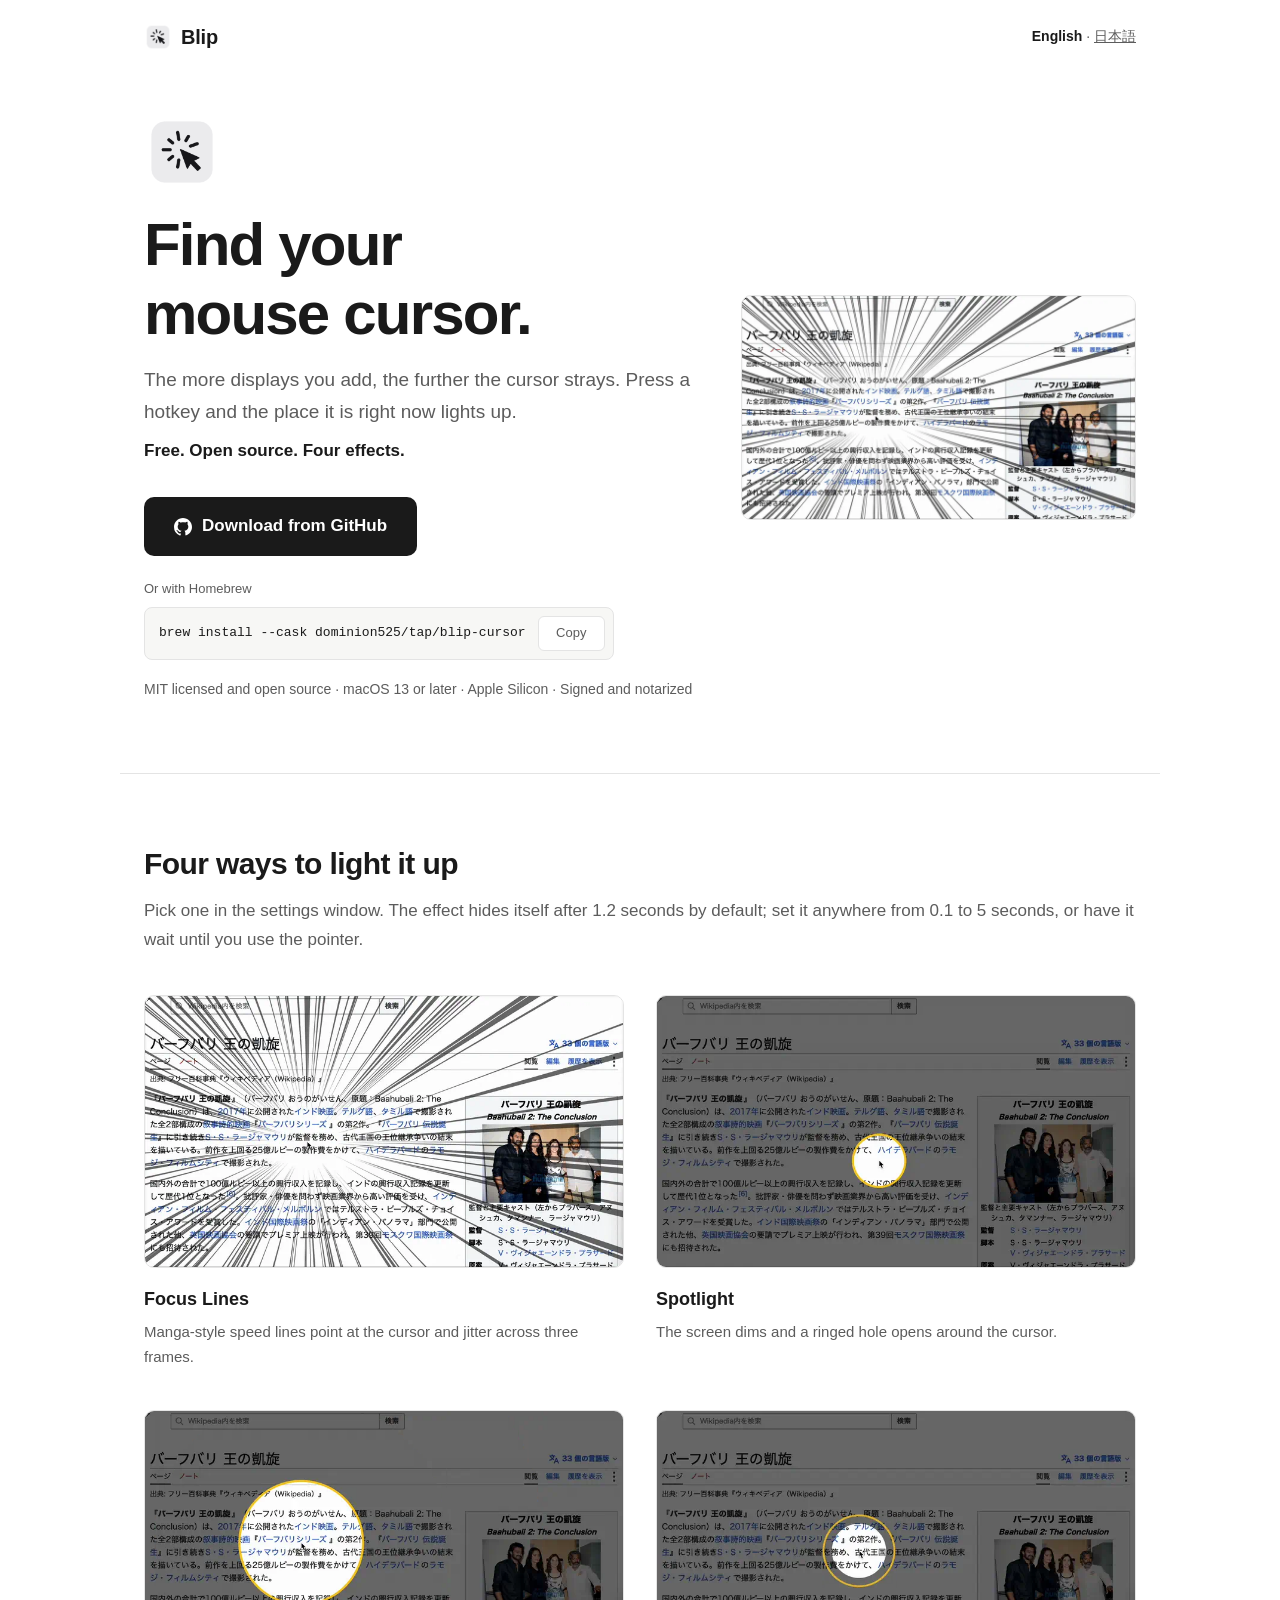
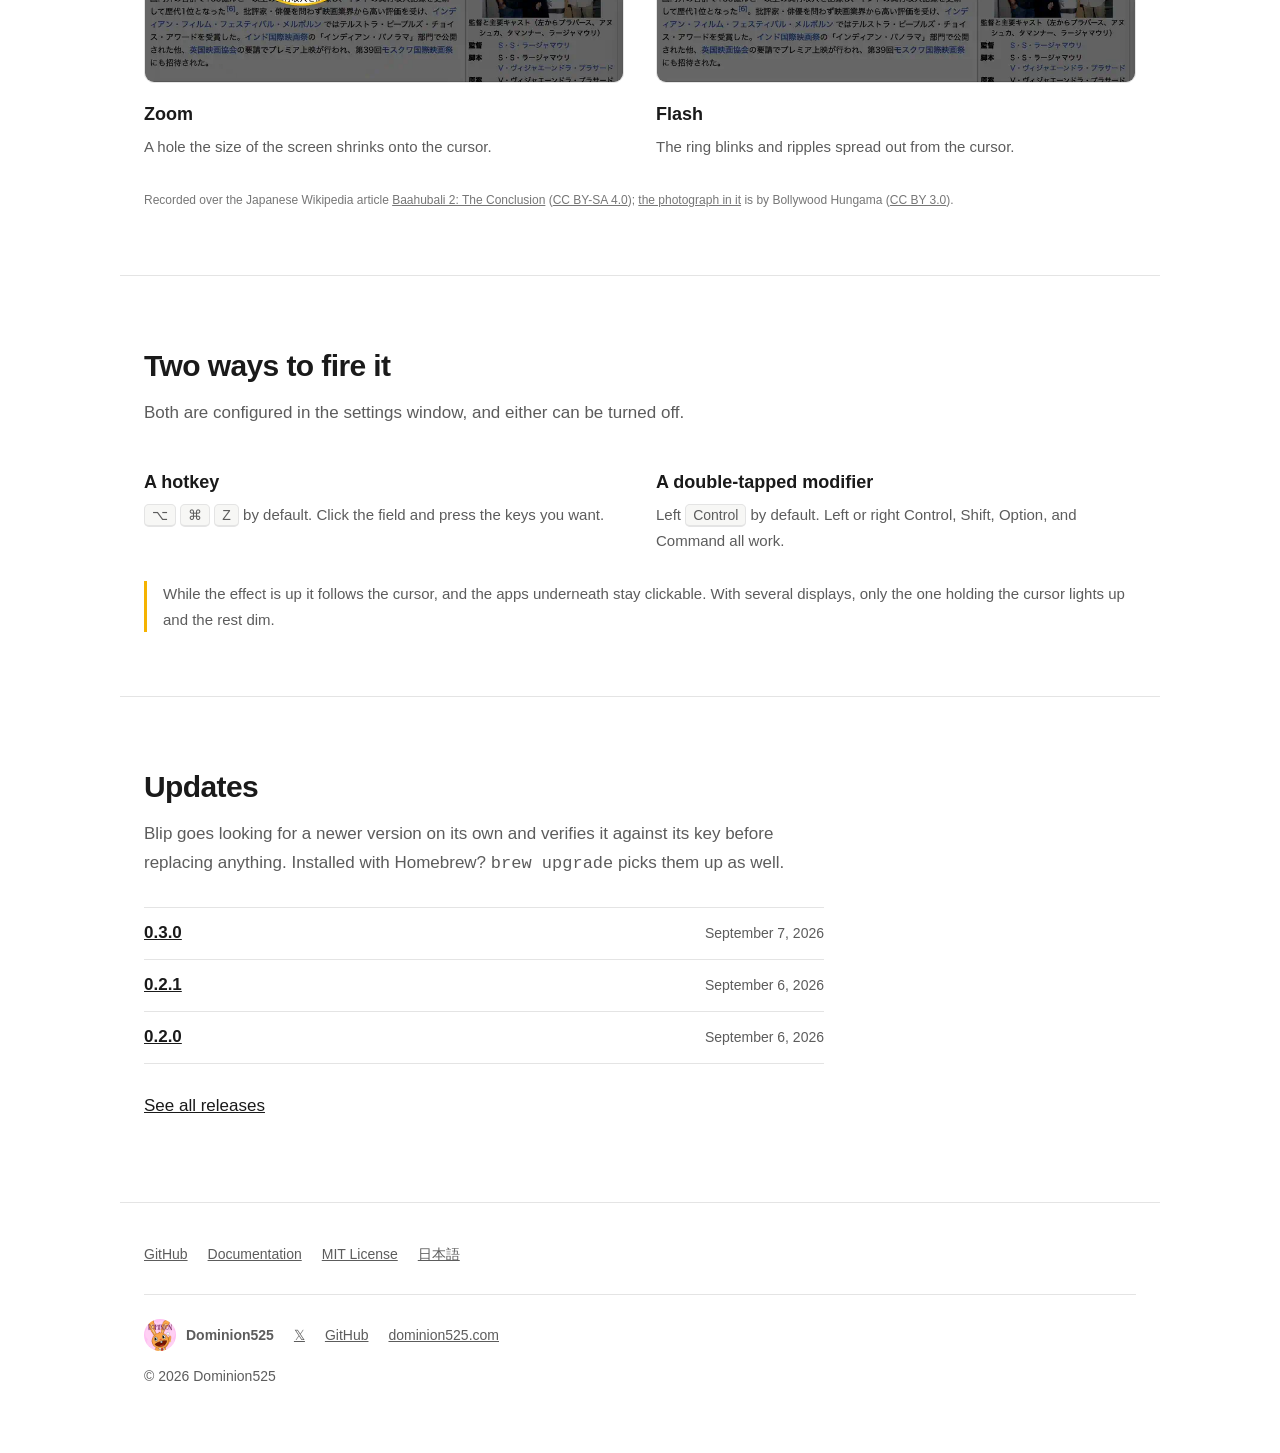
<file: index.html>
<!doctype html>
<html lang="en">
  <head>
    <meta charset="utf-8" />
    <meta name="viewport" content="width=device-width, initial-scale=1" />
    <title>Blip for macOS — Find your mouse cursor</title>
    <meta
      name="description"
      content="A menu bar utility for macOS that highlights the cursor when you lose it on a multi-display setup. Free and open source."
    />
    <link rel="canonical" href="https://blip.dominion525.com/" />
    <link rel="alternate" hreflang="en" href="https://blip.dominion525.com/" />
    <link
      rel="alternate"
      hreflang="ja"
      href="https://blip.dominion525.com/ja/"
    />
    <link
      rel="alternate"
      hreflang="x-default"
      href="https://blip.dominion525.com/"
    />
    <meta property="og:type" content="website" />
    <meta property="og:site_name" content="Blip" />
    <meta property="og:locale" content="en_US" />
    <meta property="og:locale:alternate" content="ja_JP" />
    <meta property="og:url" content="https://blip.dominion525.com/" />
    <meta property="og:title" content="Blip for macOS — Find your mouse cursor" />
    <meta
      property="og:description"
      content="A menu bar utility for macOS that highlights the cursor when you lose it on a multi-display setup. Free and open source."
    />
    <meta
      property="og:image"
      content="https://blip.dominion525.com/assets/ogp-en.png"
    />
    <meta property="og:image:width" content="1200" />
    <meta property="og:image:height" content="630" />
    <meta
      property="og:image:alt"
      content="Blip — Find your mouse cursor. macOS, free, open source."
    />
    <meta name="twitter:card" content="summary_large_image" />
    <meta name="twitter:site" content="@dominion525" />
    <link rel="icon" href="/assets/icon.png" />
    <link rel="stylesheet" href="/style.css" />
    <script type="application/ld+json">
      {
        "@context": "https://schema.org",
        "@type": "SoftwareApplication",
        "name": "Blip",
        "description": "A menu bar utility for macOS that highlights the cursor when you lose it on a multi-display setup.",
        "url": "https://blip.dominion525.com/",
        "inLanguage": "en",
        "applicationCategory": "UtilitiesApplication",
        "operatingSystem": "macOS 13 or later",
        "processorRequirements": "Apple Silicon",
        "downloadUrl": "https://github.com/dominion525/blip/releases/latest",
        "softwareHelp": "https://github.com/dominion525/blip/blob/main/README.md",
        "image": "https://blip.dominion525.com/assets/ogp-en.png",
        "isAccessibleForFree": true,
        "license": "https://opensource.org/license/mit",
        "offers": {
          "@type": "Offer",
          "price": "0",
          "priceCurrency": "USD"
        },
        "author": {
          "@type": "Person",
          "name": "Dominion525",
          "url": "https://dominion525.com/"
        }
      }
    </script>
  </head>
  <body>
    <header class="site-header wrap">
      <a class="site-name" href="/">
        <img src="/assets/icon.png" width="512" height="512" alt="" />
        Blip
      </a>
      <nav class="lang">
        <span aria-current="page">English</span> ·
        <a href="/ja/" hreflang="ja">日本語</a>
      </nav>
    </header>

    <main>
      <div class="hero wrap">
        <div class="hero-text">
          <img
            class="hero-icon"
            src="/assets/icon.png"
            width="512"
            height="512"
            alt="The Blip icon"
          />
          <h1>Find your mouse cursor.</h1>
          <p class="lead">
            The more displays you add, the further the cursor strays. Press a
            hotkey and the place it is right now lights up.
          </p>
          <p class="stance">Free. Open source. Four effects.</p>

          <div class="install">
            <a
              class="download"
              href="https://github.com/dominion525/blip/releases/latest"
            >
              <svg viewBox="0 0 16 16" aria-hidden="true" fill="currentColor">
                <path
                  d="M6.766 11.328c-2.063-.25-3.516-1.734-3.516-3.656 0-.781.281-1.625.75-2.188-.203-.515-.172-1.609.063-2.062.625-.078 1.468.25 1.968.703.594-.187 1.219-.281 1.985-.281.765 0 1.39.094 1.953.265.484-.437 1.344-.765 1.969-.687.218.422.25 1.515.046 2.047.5.593.766 1.39.766 2.203 0 1.922-1.453 3.375-3.547 3.64.531.344.89 1.094.89 1.954v1.625c0 .468.391.734.86.547C13.781 14.359 16 11.53 16 8.03 16 3.61 12.406 0 7.984 0 3.563 0 0 3.61 0 8.031a7.88 7.88 0 0 0 5.172 7.422c.422.156.828-.125.828-.547v-1.25c-.219.094-.5.156-.75.156-1.031 0-1.64-.562-2.078-1.609-.172-.422-.36-.672-.719-.719-.187-.015-.25-.093-.25-.187 0-.188.313-.328.625-.328.453 0 .844.281 1.25.86.313.452.64.655 1.031.655s.641-.14 1-.5c.266-.265.47-.5.657-.656"
                />
              </svg>
              Download from GitHub
            </a>
            <div class="brew">
              <span class="brew-label">Or with Homebrew</span>
              <div class="cmd">
                <code id="brew-command"
                  >brew install --cask dominion525/tap/blip-cursor</code
                >
                <button class="copy" type="button" data-copy="#brew-command">
                  <span class="copy-idle">Copy</span>
                  <span class="copy-done">Copied</span>
                </button>
              </div>
            </div>
          </div>

          <p class="meta">
            MIT licensed and open source · macOS 13 or later · Apple Silicon ·
            Signed and notarized
          </p>
        </div>

        <img
          class="shot"
          src="/assets/blip-focus-lines.webp"
          width="800"
          height="454"
          alt="Speed lines converge on the mouse cursor over a web page"
        />
      </div>

      <section class="wrap">
        <h2>Four ways to light it up</h2>
        <p class="sub">
          Pick one in the settings window. The effect hides itself after 1.2
          seconds by default; set it anywhere from 0.1 to 5 seconds, or have it
          wait until you use the pointer.
        </p>

        <ul class="effects">
          <li>
            <img
              class="shot"
              src="/assets/blip-focus-lines.webp"
              width="800"
              height="454"
              loading="lazy"
              alt="Speed lines converge on the cursor"
            />
            <h3>Focus Lines</h3>
            <p>
              Manga-style speed lines point at the cursor and jitter across
              three frames.
            </p>
          </li>
          <li>
            <img
              class="shot"
              src="/assets/blip-spotlight.webp"
              width="800"
              height="454"
              loading="lazy"
              alt="The screen dims and a ringed hole opens around the cursor"
            />
            <h3>Spotlight</h3>
            <p>The screen dims and a ringed hole opens around the cursor.</p>
          </li>
          <li>
            <img
              class="shot"
              src="/assets/blip-zoom.webp"
              width="800"
              height="454"
              loading="lazy"
              alt="A hole the size of the screen shrinks onto the cursor"
            />
            <h3>Zoom</h3>
            <p>A hole the size of the screen shrinks onto the cursor.</p>
          </li>
          <li>
            <img
              class="shot"
              src="/assets/blip-flash.webp"
              width="800"
              height="454"
              loading="lazy"
              alt="A ring blinks and ripples spread out from the cursor"
            />
            <h3>Flash</h3>
            <p>The ring blinks and ripples spread out from the cursor.</p>
          </li>
        </ul>

        <p class="credit">
          Recorded over the Japanese Wikipedia article
          <a href="https://ja.wikipedia.org/wiki/バーフバリ_王の凱旋"
            >Baahubali 2: The Conclusion</a
          >
          (<a href="https://creativecommons.org/licenses/by-sa/4.0/"
            >CC BY-SA 4.0</a
          >);
          <a
            href="https://commons.wikimedia.org/wiki/File:First_look_launch_of_Baahubali_2.jpg"
            >the photograph in it</a
          >
          is by Bollywood Hungama (<a
            href="https://creativecommons.org/licenses/by/3.0/"
            >CC BY 3.0</a
          >).
        </p>
      </section>

      <section class="wrap">
        <h2>Two ways to fire it</h2>
        <p class="sub">
          Both are configured in the settings window, and either can be turned
          off.
        </p>

        <ul class="triggers">
          <li>
            <h3>A hotkey</h3>
            <p>
              <kbd>⌥</kbd> <kbd>⌘</kbd> <kbd>Z</kbd> by default. Click the field
              and press the keys you want.
            </p>
          </li>
          <li>
            <h3>A double-tapped modifier</h3>
            <p>
              Left <kbd>Control</kbd> by default. Left or right Control, Shift,
              Option, and Command all work.
            </p>
          </li>
        </ul>

        <p class="note">
          While the effect is up it follows the cursor, and the apps underneath
          stay clickable. With several displays, only the one holding the cursor
          lights up and the rest dim.
        </p>
      </section>

      <section class="wrap updates">
        <h2>Updates</h2>
        <p>
          Blip goes looking for a newer version on its own and verifies it
          against its key before replacing anything. Installed with Homebrew?
          <code>brew upgrade</code> picks them up as well.
        </p>

        <ol class="releases" data-releases="5" hidden></ol>

        <p>
          <a href="https://github.com/dominion525/blip/releases"
            >See all releases</a
          >
        </p>
      </section>
    </main>

    <footer class="site-footer wrap">
      <ul class="footer-links">
        <li><a href="https://github.com/dominion525/blip">GitHub</a></li>
        <li>
          <a href="https://github.com/dominion525/blip/blob/main/README.md"
            >Documentation</a
          >
        </li>
        <li>
          <a href="https://github.com/dominion525/blip/blob/main/LICENSE"
            >MIT License</a
          >
        </li>
        <li><a href="/ja/" hreflang="ja">日本語</a></li>
      </ul>

      <div class="author">
        <a class="author-name" href="https://dominion525.com/">
          <img src="/assets/avatar.png" width="96" height="96" alt="" />
          Dominion525
        </a>
        <ul class="author-links">
          <li>
            <a href="https://x.com/dominion525" aria-label="X">𝕏</a>
          </li>
          <li><a href="https://github.com/dominion525">GitHub</a></li>
          <li><a href="https://dominion525.com/">dominion525.com</a></li>
        </ul>
      </div>

      <p class="copyright">© 2026 Dominion525</p>
    </footer>

    <script src="/site.js" defer></script>

    <script
      data-goatcounter="https://blip.goatcounter.com/count"
      async
      src="//gc.zgo.at/count.js"
    ></script>
  </body>
</html>
</file>
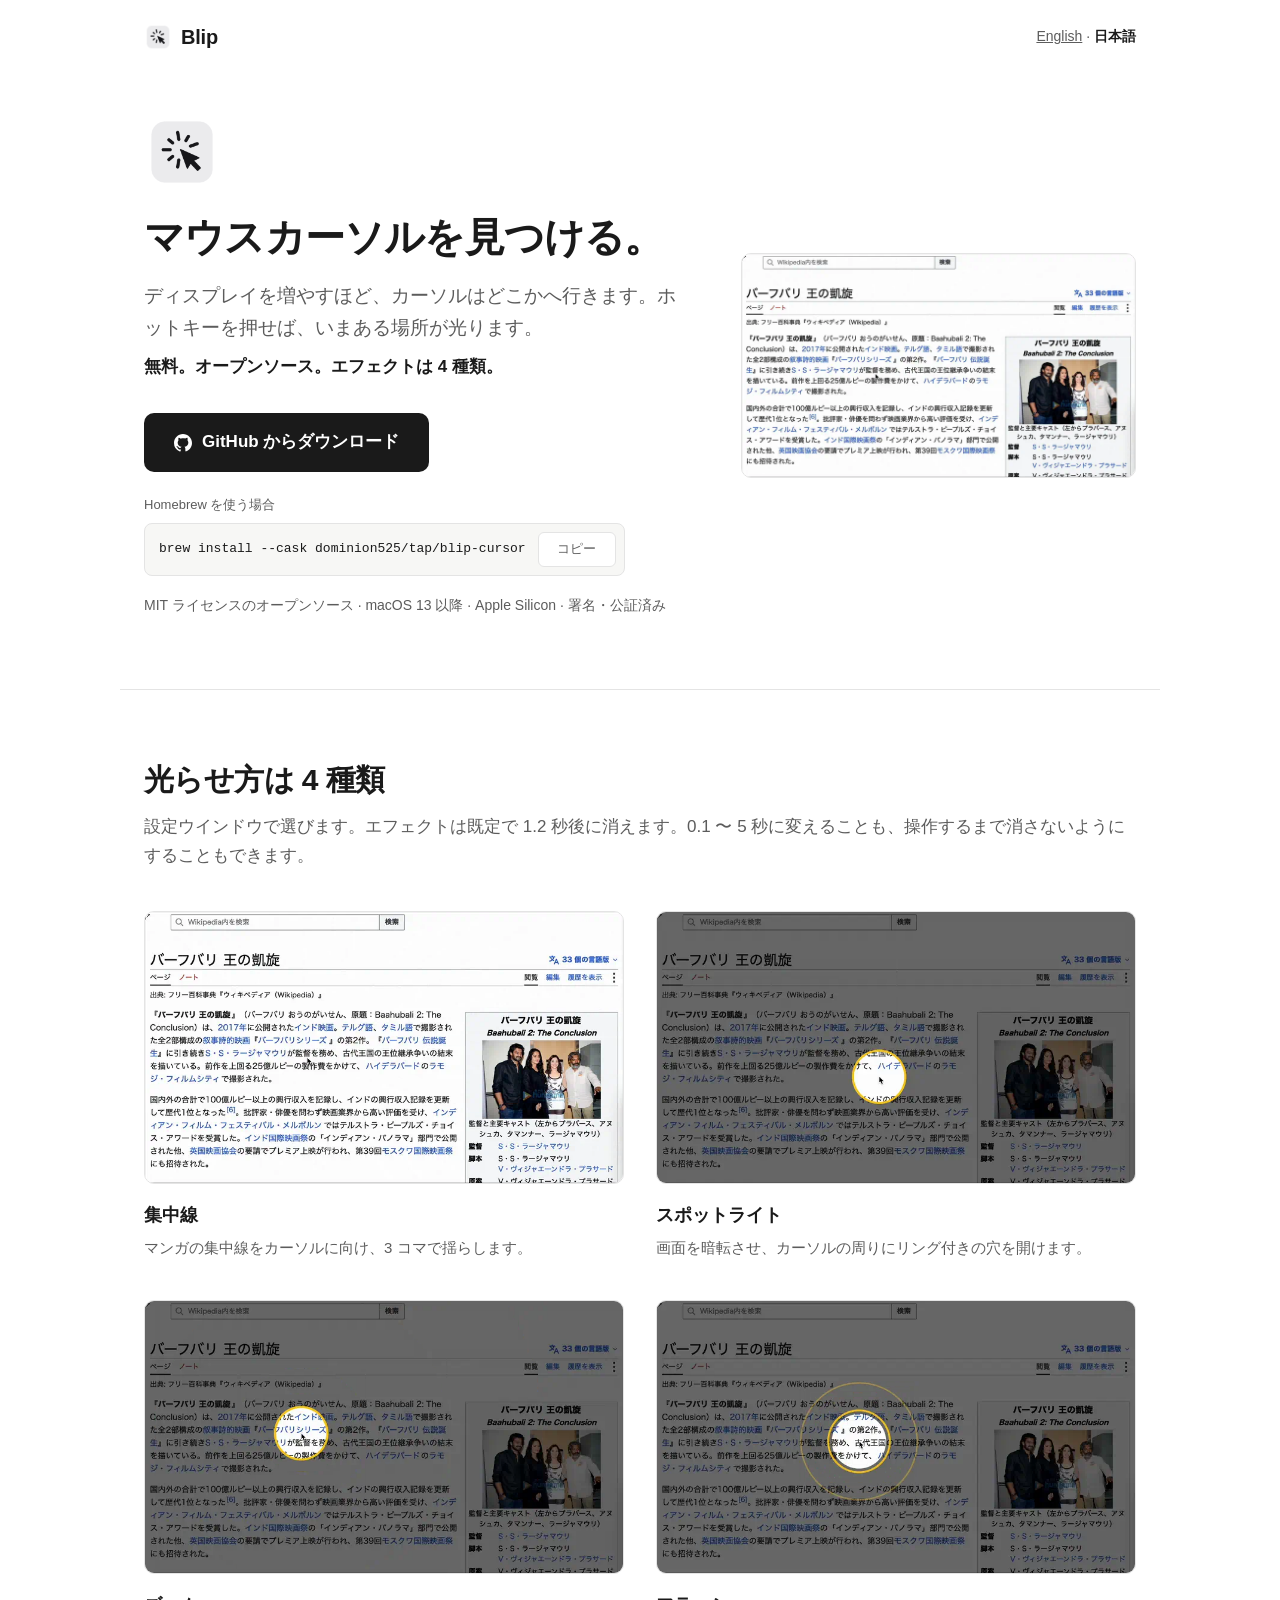
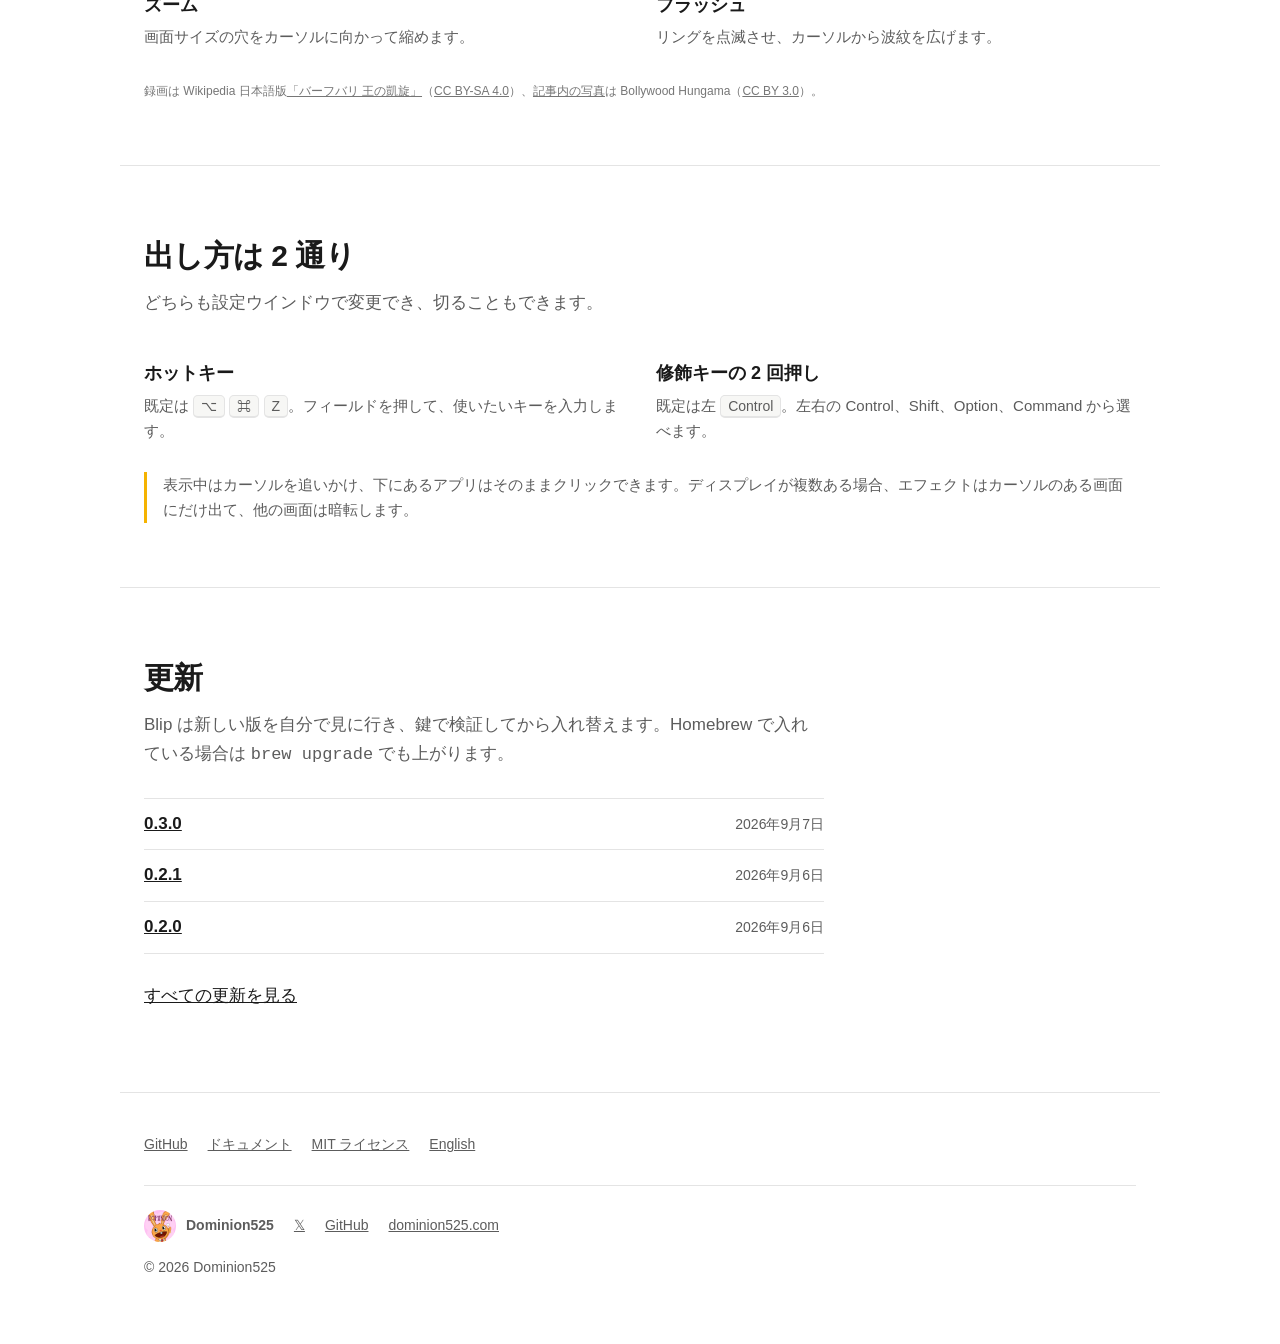
<file: ja/index.html>
<!doctype html>
<html lang="ja">
  <head>
    <meta charset="utf-8" />
    <meta name="viewport" content="width=device-width, initial-scale=1" />
    <title>Blip for macOS — マウスカーソルを見つける</title>
    <meta
      name="description"
      content="マルチディスプレイでカーソルを見失ったときに、その位置を目立たせる macOS のメニューバーユーティリティ。無料でオープンソースです。"
    />
    <link rel="canonical" href="https://blip.dominion525.com/ja/" />
    <link rel="alternate" hreflang="en" href="https://blip.dominion525.com/" />
    <link
      rel="alternate"
      hreflang="ja"
      href="https://blip.dominion525.com/ja/"
    />
    <link
      rel="alternate"
      hreflang="x-default"
      href="https://blip.dominion525.com/"
    />
    <meta property="og:type" content="website" />
    <meta property="og:site_name" content="Blip" />
    <meta property="og:locale" content="ja_JP" />
    <meta property="og:locale:alternate" content="en_US" />
    <meta property="og:url" content="https://blip.dominion525.com/ja/" />
    <meta property="og:title" content="Blip for macOS — マウスカーソルを見つける" />
    <meta
      property="og:description"
      content="マルチディスプレイでカーソルを見失ったときに、その位置を目立たせる macOS のメニューバーユーティリティ。無料でオープンソースです。"
    />
    <meta
      property="og:image"
      content="https://blip.dominion525.com/assets/ogp-ja.png"
    />
    <meta property="og:image:width" content="1200" />
    <meta property="og:image:height" content="630" />
    <meta
      property="og:image:alt"
      content="Blip — マウスカーソルを見つける。macOS、無料、オープンソース。"
    />
    <meta name="twitter:card" content="summary_large_image" />
    <meta name="twitter:site" content="@dominion525" />
    <link rel="icon" href="/assets/icon.png" />
    <link rel="stylesheet" href="/style.css" />
    <script type="application/ld+json">
      {
        "@context": "https://schema.org",
        "@type": "SoftwareApplication",
        "name": "Blip",
        "description": "マルチディスプレイでカーソルを見失ったときに、その位置を目立たせる macOS のメニューバーユーティリティ。",
        "url": "https://blip.dominion525.com/ja/",
        "inLanguage": "ja",
        "applicationCategory": "UtilitiesApplication",
        "operatingSystem": "macOS 13 or later",
        "processorRequirements": "Apple Silicon",
        "downloadUrl": "https://github.com/dominion525/blip/releases/latest",
        "softwareHelp": "https://github.com/dominion525/blip/blob/main/README.ja.md",
        "image": "https://blip.dominion525.com/assets/ogp-ja.png",
        "isAccessibleForFree": true,
        "license": "https://opensource.org/license/mit",
        "offers": {
          "@type": "Offer",
          "price": "0",
          "priceCurrency": "JPY"
        },
        "author": {
          "@type": "Person",
          "name": "Dominion525",
          "url": "https://dominion525.com/"
        }
      }
    </script>
  </head>
  <body>
    <header class="site-header wrap">
      <a class="site-name" href="/ja/">
        <img src="/assets/icon.png" width="512" height="512" alt="" />
        Blip
      </a>
      <nav class="lang">
        <a href="/" hreflang="en">English</a> ·
        <span aria-current="page">日本語</span>
      </nav>
    </header>

    <main>
      <div class="hero wrap">
        <div class="hero-text">
          <img
            class="hero-icon"
            src="/assets/icon.png"
            width="512"
            height="512"
            alt="Blip のアイコン"
          />
          <h1>マウスカーソルを見つける。</h1>
          <p class="lead">
            ディスプレイを増やすほど、カーソルはどこかへ行きます。ホットキーを押せば、いまある場所が光ります。
          </p>
          <p class="stance">無料。オープンソース。エフェクトは 4 種類。</p>

          <div class="install">
            <a
              class="download"
              href="https://github.com/dominion525/blip/releases/latest"
            >
              <svg viewBox="0 0 16 16" aria-hidden="true" fill="currentColor">
                <path
                  d="M6.766 11.328c-2.063-.25-3.516-1.734-3.516-3.656 0-.781.281-1.625.75-2.188-.203-.515-.172-1.609.063-2.062.625-.078 1.468.25 1.968.703.594-.187 1.219-.281 1.985-.281.765 0 1.39.094 1.953.265.484-.437 1.344-.765 1.969-.687.218.422.25 1.515.046 2.047.5.593.766 1.39.766 2.203 0 1.922-1.453 3.375-3.547 3.64.531.344.89 1.094.89 1.954v1.625c0 .468.391.734.86.547C13.781 14.359 16 11.53 16 8.03 16 3.61 12.406 0 7.984 0 3.563 0 0 3.61 0 8.031a7.88 7.88 0 0 0 5.172 7.422c.422.156.828-.125.828-.547v-1.25c-.219.094-.5.156-.75.156-1.031 0-1.64-.562-2.078-1.609-.172-.422-.36-.672-.719-.719-.187-.015-.25-.093-.25-.187 0-.188.313-.328.625-.328.453 0 .844.281 1.25.86.313.452.64.655 1.031.655s.641-.14 1-.5c.266-.265.47-.5.657-.656"
                />
              </svg>
              GitHub からダウンロード
            </a>
            <div class="brew">
              <span class="brew-label">Homebrew を使う場合</span>
              <div class="cmd">
                <code id="brew-command"
                  >brew install --cask dominion525/tap/blip-cursor</code
                >
                <button class="copy" type="button" data-copy="#brew-command">
                  <span class="copy-idle">コピー</span>
                  <span class="copy-done">コピー済</span>
                </button>
              </div>
            </div>
          </div>

          <p class="meta">
            MIT ライセンスのオープンソース · macOS 13 以降 · Apple Silicon ·
            署名・公証済み
          </p>
        </div>

        <img
          class="shot"
          src="/assets/blip-focus-lines.webp"
          width="800"
          height="454"
          alt="Web ページの上で、マウスカーソルに集中線が集まる様子"
        />
      </div>

      <section class="wrap">
        <h2>光らせ方は 4 種類</h2>
        <p class="sub">
          設定ウインドウで選びます。エフェクトは既定で 1.2 秒後に消えます。0.1
          〜 5 秒に変えることも、操作するまで消さないようにすることもできます。
        </p>

        <ul class="effects">
          <li>
            <img
              class="shot"
              src="/assets/blip-focus-lines.webp"
              width="800"
              height="454"
              loading="lazy"
              alt="カーソルに集中線が集まる"
            />
            <h3>集中線</h3>
            <p>マンガの集中線をカーソルに向け、3 コマで揺らします。</p>
          </li>
          <li>
            <img
              class="shot"
              src="/assets/blip-spotlight.webp"
              width="800"
              height="454"
              loading="lazy"
              alt="画面が暗転し、カーソルの周りにリング付きの穴が開く"
            />
            <h3>スポットライト</h3>
            <p>画面を暗転させ、カーソルの周りにリング付きの穴を開けます。</p>
          </li>
          <li>
            <img
              class="shot"
              src="/assets/blip-zoom.webp"
              width="800"
              height="454"
              loading="lazy"
              alt="画面サイズの穴がカーソルに向かって縮む"
            />
            <h3>ズーム</h3>
            <p>画面サイズの穴をカーソルに向かって縮めます。</p>
          </li>
          <li>
            <img
              class="shot"
              src="/assets/blip-flash.webp"
              width="800"
              height="454"
              loading="lazy"
              alt="リングが点滅し、カーソルから波紋が広がる"
            />
            <h3>フラッシュ</h3>
            <p>リングを点滅させ、カーソルから波紋を広げます。</p>
          </li>
        </ul>

        <p class="credit">
          録画は Wikipedia 日本語版<a
            href="https://ja.wikipedia.org/wiki/バーフバリ_王の凱旋"
            >「バーフバリ 王の凱旋」</a
          >（<a href="https://creativecommons.org/licenses/by-sa/4.0/deed.ja"
            >CC BY-SA 4.0</a
          >）、<a
            href="https://commons.wikimedia.org/wiki/File:First_look_launch_of_Baahubali_2.jpg"
            >記事内の写真</a
          >は Bollywood Hungama（<a
            href="https://creativecommons.org/licenses/by/3.0/deed.ja"
            >CC BY 3.0</a
          >）。
        </p>
      </section>

      <section class="wrap">
        <h2>出し方は 2 通り</h2>
        <p class="sub">
          どちらも設定ウインドウで変更でき、切ることもできます。
        </p>

        <ul class="triggers">
          <li>
            <h3>ホットキー</h3>
            <p>
              既定は <kbd>⌥</kbd> <kbd>⌘</kbd>
              <kbd>Z</kbd>。フィールドを押して、使いたいキーを入力します。
            </p>
          </li>
          <li>
            <h3>修飾キーの 2 回押し</h3>
            <p>
              既定は左 <kbd>Control</kbd>。左右の
              Control、Shift、Option、Command から選べます。
            </p>
          </li>
        </ul>

        <p class="note">
          表示中はカーソルを追いかけ、下にあるアプリはそのままクリックできます。ディスプレイが複数ある場合、エフェクトはカーソルのある画面にだけ出て、他の画面は暗転します。
        </p>
      </section>

      <section class="wrap updates">
        <h2>更新</h2>
        <p>
          Blip
          は新しい版を自分で見に行き、鍵で検証してから入れ替えます。Homebrew
          で入れている場合は <code>brew upgrade</code> でも上がります。
        </p>

        <ol class="releases" data-releases="5" hidden></ol>

        <p>
          <a href="https://github.com/dominion525/blip/releases"
            >すべての更新を見る</a
          >
        </p>
      </section>
    </main>

    <footer class="site-footer wrap">
      <ul class="footer-links">
        <li><a href="https://github.com/dominion525/blip">GitHub</a></li>
        <li>
          <a href="https://github.com/dominion525/blip/blob/main/README.ja.md"
            >ドキュメント</a
          >
        </li>
        <li>
          <a href="https://github.com/dominion525/blip/blob/main/LICENSE"
            >MIT ライセンス</a
          >
        </li>
        <li><a href="/" hreflang="en">English</a></li>
      </ul>

      <div class="author">
        <a class="author-name" href="https://dominion525.com/">
          <img src="/assets/avatar.png" width="96" height="96" alt="" />
          Dominion525
        </a>
        <ul class="author-links">
          <li>
            <a href="https://x.com/dominion525" aria-label="X">𝕏</a>
          </li>
          <li><a href="https://github.com/dominion525">GitHub</a></li>
          <li><a href="https://dominion525.com/">dominion525.com</a></li>
        </ul>
      </div>

      <p class="copyright">© 2026 Dominion525</p>
    </footer>

    <script src="/site.js" defer></script>

    <script
      data-goatcounter="https://blip.goatcounter.com/count"
      async
      src="//gc.zgo.at/count.js"
    ></script>
  </body>
</html>
</file>
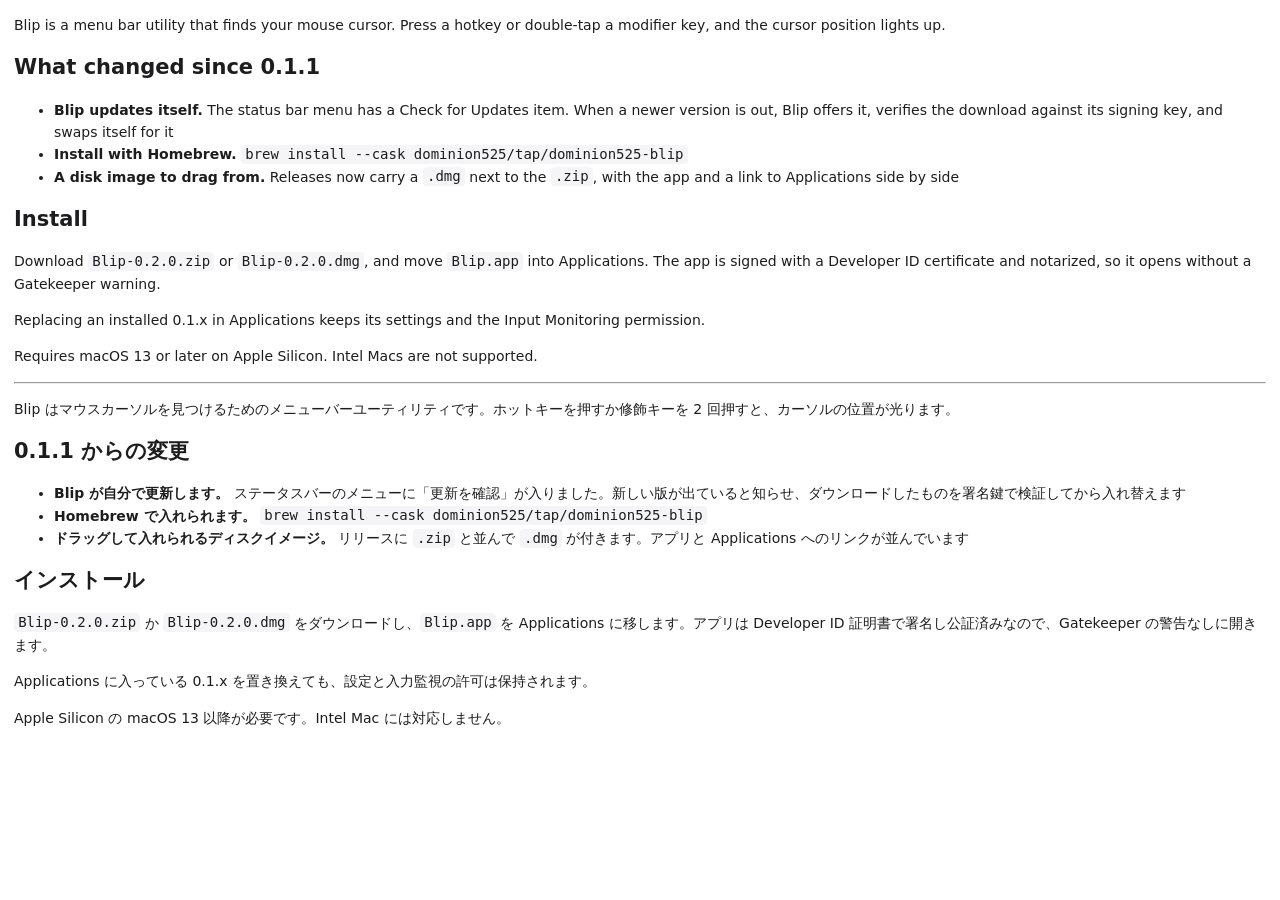
<file: release-notes/0.2.0.html>
<!doctype html>
<meta charset="utf-8">
<title>Blip 0.2.0</title>
<meta name="viewport" content="width=device-width, initial-scale=1">
<style>body{font:14px/1.6 -apple-system,system-ui,sans-serif;margin:1em;color:#1d1d1f}code,pre{font-family:ui-monospace,monospace;background:#f5f5f7;border-radius:4px}pre{padding:.75em;overflow-x:auto}code{padding:.1em .3em}h1,h2,h3{line-height:1.3}img{max-width:100%}@media(prefers-color-scheme:dark){body{background:#1d1d1f;color:#f5f5f7}code,pre{background:#2c2c2e}}</style>
<p>Blip is a menu bar utility that finds your mouse cursor. Press a hotkey or double-tap a modifier key, and the cursor position lights up.</p>
<h2>What changed since 0.1.1</h2>
<ul>
<li><strong>Blip updates itself.</strong> The status bar menu has a Check for Updates item. When a newer version is out, Blip offers it, verifies the download against its signing key, and swaps itself for it</li>
<li><strong>Install with Homebrew.</strong> <code class="notranslate">brew install --cask dominion525/tap/dominion525-blip</code></li>
<li><strong>A disk image to drag from.</strong> Releases now carry a <code class="notranslate">.dmg</code> next to the <code class="notranslate">.zip</code>, with the app and a link to Applications side by side</li>
</ul>
<h2>Install</h2>
<p>Download <code class="notranslate">Blip-0.2.0.zip</code> or <code class="notranslate">Blip-0.2.0.dmg</code>, and move <code class="notranslate">Blip.app</code> into Applications. The app is signed with a Developer ID certificate and notarized, so it opens without a Gatekeeper warning.</p>
<p>Replacing an installed 0.1.x in Applications keeps its settings and the Input Monitoring permission.</p>
<p>Requires macOS 13 or later on Apple Silicon. Intel Macs are not supported.</p>
<hr>
<p>Blip はマウスカーソルを見つけるためのメニューバーユーティリティです。ホットキーを押すか修飾キーを 2 回押すと、カーソルの位置が光ります。</p>
<h2>0.1.1 からの変更</h2>
<ul>
<li><strong>Blip が自分で更新します。</strong> ステータスバーのメニューに「更新を確認」が入りました。新しい版が出ていると知らせ、ダウンロードしたものを署名鍵で検証してから入れ替えます</li>
<li><strong>Homebrew で入れられます。</strong> <code class="notranslate">brew install --cask dominion525/tap/dominion525-blip</code></li>
<li><strong>ドラッグして入れられるディスクイメージ。</strong> リリースに <code class="notranslate">.zip</code> と並んで <code class="notranslate">.dmg</code> が付きます。アプリと Applications へのリンクが並んでいます</li>
</ul>
<h2>インストール</h2>
<p><code class="notranslate">Blip-0.2.0.zip</code> か <code class="notranslate">Blip-0.2.0.dmg</code> をダウンロードし、<code class="notranslate">Blip.app</code> を Applications に移します。アプリは Developer ID 証明書で署名し公証済みなので、Gatekeeper の警告なしに開きます。</p>
<p>Applications に入っている 0.1.x を置き換えても、設定と入力監視の許可は保持されます。</p>
<p>Apple Silicon の macOS 13 以降が必要です。Intel Mac には対応しません。</p>
</file>
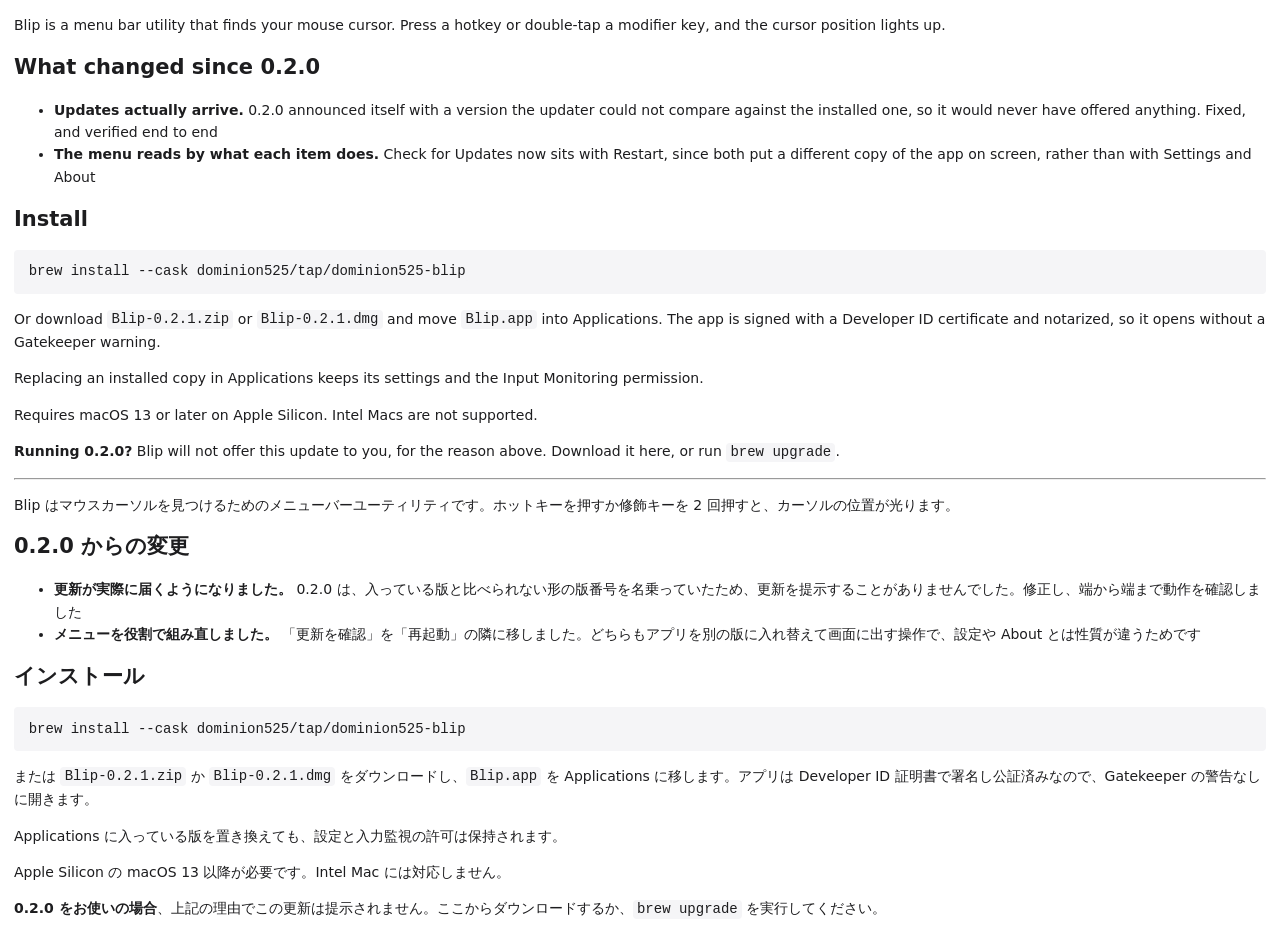
<file: release-notes/0.2.1.html>
<!doctype html>
<meta charset="utf-8">
<title>Blip 0.2.1</title>
<meta name="viewport" content="width=device-width, initial-scale=1">
<style>body{font:14px/1.6 -apple-system,system-ui,sans-serif;margin:1em;color:#1d1d1f}code,pre{font-family:ui-monospace,monospace;background:#f5f5f7;border-radius:4px}pre{padding:.75em;overflow-x:auto}code{padding:.1em .3em}h1,h2,h3{line-height:1.3}img{max-width:100%}@media(prefers-color-scheme:dark){body{background:#1d1d1f;color:#f5f5f7}code,pre{background:#2c2c2e}}</style>
<p>Blip is a menu bar utility that finds your mouse cursor. Press a hotkey or double-tap a modifier key, and the cursor position lights up.</p>
<h2>What changed since 0.2.0</h2>
<ul>
<li><strong>Updates actually arrive.</strong> 0.2.0 announced itself with a version the updater could not compare against the installed one, so it would never have offered anything. Fixed, and verified end to end</li>
<li><strong>The menu reads by what each item does.</strong> Check for Updates now sits with Restart, since both put a different copy of the app on screen, rather than with Settings and About</li>
</ul>
<h2>Install</h2>
<pre class="notranslate"><code class="notranslate">brew install --cask dominion525/tap/dominion525-blip
</code></pre>
<p>Or download <code class="notranslate">Blip-0.2.1.zip</code> or <code class="notranslate">Blip-0.2.1.dmg</code> and move <code class="notranslate">Blip.app</code> into Applications. The app is signed with a Developer ID certificate and notarized, so it opens without a Gatekeeper warning.</p>
<p>Replacing an installed copy in Applications keeps its settings and the Input Monitoring permission.</p>
<p>Requires macOS 13 or later on Apple Silicon. Intel Macs are not supported.</p>
<p><strong>Running 0.2.0?</strong> Blip will not offer this update to you, for the reason above. Download it here, or run <code class="notranslate">brew upgrade</code>.</p>
<hr>
<p>Blip はマウスカーソルを見つけるためのメニューバーユーティリティです。ホットキーを押すか修飾キーを 2 回押すと、カーソルの位置が光ります。</p>
<h2>0.2.0 からの変更</h2>
<ul>
<li><strong>更新が実際に届くようになりました。</strong> 0.2.0 は、入っている版と比べられない形の版番号を名乗っていたため、更新を提示することがありませんでした。修正し、端から端まで動作を確認しました</li>
<li><strong>メニューを役割で組み直しました。</strong> 「更新を確認」を「再起動」の隣に移しました。どちらもアプリを別の版に入れ替えて画面に出す操作で、設定や About とは性質が違うためです</li>
</ul>
<h2>インストール</h2>
<pre class="notranslate"><code class="notranslate">brew install --cask dominion525/tap/dominion525-blip
</code></pre>
<p>または <code class="notranslate">Blip-0.2.1.zip</code> か <code class="notranslate">Blip-0.2.1.dmg</code> をダウンロードし、<code class="notranslate">Blip.app</code> を Applications に移します。アプリは Developer ID 証明書で署名し公証済みなので、Gatekeeper の警告なしに開きます。</p>
<p>Applications に入っている版を置き換えても、設定と入力監視の許可は保持されます。</p>
<p>Apple Silicon の macOS 13 以降が必要です。Intel Mac には対応しません。</p>
<p><strong>0.2.0 をお使いの場合</strong>、上記の理由でこの更新は提示されません。ここからダウンロードするか、<code class="notranslate">brew upgrade</code> を実行してください。</p>
</file>
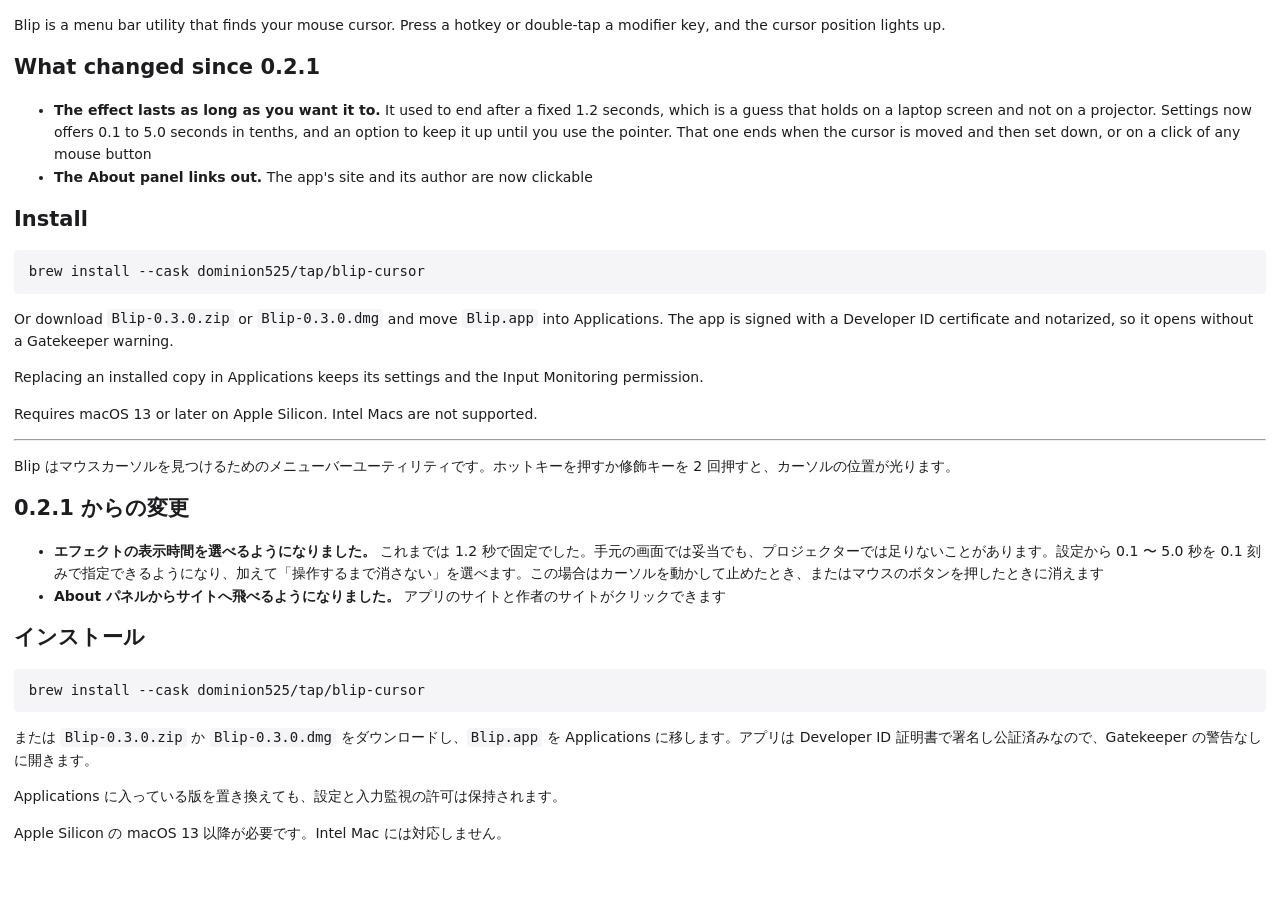
<file: release-notes/0.3.0.html>
<!doctype html>
<meta charset="utf-8">
<title>Blip 0.3.0</title>
<meta name="viewport" content="width=device-width, initial-scale=1">
<style>body{font:14px/1.6 -apple-system,system-ui,sans-serif;margin:1em;color:#1d1d1f}code,pre{font-family:ui-monospace,monospace;background:#f5f5f7;border-radius:4px}pre{padding:.75em;overflow-x:auto}code{padding:.1em .3em}h1,h2,h3{line-height:1.3}img{max-width:100%}@media(prefers-color-scheme:dark){body{background:#1d1d1f;color:#f5f5f7}code,pre{background:#2c2c2e}}</style>
<p>Blip is a menu bar utility that finds your mouse cursor. Press a hotkey or double-tap a modifier key, and the cursor position lights up.</p>
<h2>What changed since 0.2.1</h2>
<ul>
<li><strong>The effect lasts as long as you want it to.</strong> It used to end after a fixed 1.2 seconds, which is a guess that holds on a laptop screen and not on a projector. Settings now offers 0.1 to 5.0 seconds in tenths, and an option to keep it up until you use the pointer. That one ends when the cursor is moved and then set down, or on a click of any mouse button</li>
<li><strong>The About panel links out.</strong> The app's site and its author are now clickable</li>
</ul>
<h2>Install</h2>
<pre class="notranslate"><code class="notranslate">brew install --cask dominion525/tap/blip-cursor
</code></pre>
<p>Or download <code class="notranslate">Blip-0.3.0.zip</code> or <code class="notranslate">Blip-0.3.0.dmg</code> and move <code class="notranslate">Blip.app</code> into Applications. The app is signed with a Developer ID certificate and notarized, so it opens without a Gatekeeper warning.</p>
<p>Replacing an installed copy in Applications keeps its settings and the Input Monitoring permission.</p>
<p>Requires macOS 13 or later on Apple Silicon. Intel Macs are not supported.</p>
<hr>
<p>Blip はマウスカーソルを見つけるためのメニューバーユーティリティです。ホットキーを押すか修飾キーを 2 回押すと、カーソルの位置が光ります。</p>
<h2>0.2.1 からの変更</h2>
<ul>
<li><strong>エフェクトの表示時間を選べるようになりました。</strong> これまでは 1.2 秒で固定でした。手元の画面では妥当でも、プロジェクターでは足りないことがあります。設定から 0.1 〜 5.0 秒を 0.1 刻みで指定できるようになり、加えて「操作するまで消さない」を選べます。この場合はカーソルを動かして止めたとき、またはマウスのボタンを押したときに消えます</li>
<li><strong>About パネルからサイトへ飛べるようになりました。</strong> アプリのサイトと作者のサイトがクリックできます</li>
</ul>
<h2>インストール</h2>
<pre class="notranslate"><code class="notranslate">brew install --cask dominion525/tap/blip-cursor
</code></pre>
<p>または <code class="notranslate">Blip-0.3.0.zip</code> か <code class="notranslate">Blip-0.3.0.dmg</code> をダウンロードし、<code class="notranslate">Blip.app</code> を Applications に移します。アプリは Developer ID 証明書で署名し公証済みなので、Gatekeeper の警告なしに開きます。</p>
<p>Applications に入っている版を置き換えても、設定と入力監視の許可は保持されます。</p>
<p>Apple Silicon の macOS 13 以降が必要です。Intel Mac には対応しません。</p>
</file>
<file: style.css>
:root {
  color-scheme: light dark;
  --ink: #1a1a1a;
  --ink-strong: #000000;
  --ink-soft: #5c5c5c;
  --ink-faint: #767676;
  --line: #e4e4e4;
  --bg: #ffffff;
  --bg-soft: #f7f7f5;
  --accent: #f5b301;
  --radius: 10px;
  --page: 1040px;
}

/* The release notes Sparkle shows already carry these colors, so the two pages match. */
@media (prefers-color-scheme: dark) {
  :root {
    --ink: #f5f5f7;
    --ink-strong: #ffffff;
    --ink-soft: #a1a1a6;
    --ink-faint: #8e8e93;
    --line: #38383a;
    --bg: #1d1d1f;
    --bg-soft: #2c2c2e;
  }
}

* { box-sizing: border-box; }

body {
  margin: 0;
  background: var(--bg);
  color: var(--ink);
  font-family: -apple-system, BlinkMacSystemFont, "Segoe UI", "Hiragino Sans",
    "Noto Sans JP", sans-serif;
  font-size: 17px;
  line-height: 1.7;
  -webkit-font-smoothing: antialiased;
}

a { color: var(--ink); }

.wrap {
  max-width: var(--page);
  margin: 0 auto;
  padding-left: 24px;
  padding-right: 24px;
}

/* header */

.site-header {
  display: flex;
  align-items: center;
  justify-content: space-between;
  /* Not the padding shorthand: .wrap sets the sides, and this would reset them to zero. */
  padding-block: 20px;
}

.site-name {
  display: flex;
  align-items: center;
  gap: 9px;
  font-size: 20px;
  font-weight: 700;
  letter-spacing: -0.01em;
  text-decoration: none;
}

.site-name img {
  width: 28px;
  height: 28px;
}

.hero-icon {
  display: block;
  width: 76px;
  height: 76px;
  margin-bottom: 20px;
}

.lang {
  font-size: 14px;
  color: var(--ink-soft);
}

.lang a { color: var(--ink-soft); }

.lang [aria-current] {
  color: var(--ink);
  font-weight: 600;
  text-decoration: none;
}

/* hero */

.hero {
  display: grid;
  grid-template-columns: minmax(0, 1.25fr) minmax(0, 0.9fr);
  align-items: center;
  gap: 48px;
  padding-top: 40px;
  padding-bottom: 72px;
}

.hero h1 {
  margin: 0 0 16px;
  font-size: clamp(38px, 6vw, 60px);
  line-height: 1.15;
  letter-spacing: -0.03em;
  text-wrap: balance;
}

:lang(ja) .hero h1 {
  font-size: clamp(28px, 3.6vw, 40px);
  line-height: 1.35;
  letter-spacing: -0.02em;
}

.hero .lead {
  margin: 0 0 8px;
  max-width: 34em;
  font-size: 19px;
  color: var(--ink-soft);
}

.hero .stance {
  margin: 0 0 32px;
  font-weight: 600;
}

.shot {
  display: block;
  width: 100%;
  max-width: 800px;
  height: auto;
  border: 1px solid var(--line);
  border-radius: var(--radius);
}

.hero .shot { max-width: 100%; }

/* install */

.download {
  display: inline-flex;
  align-items: center;
  gap: 10px;
  padding: 15px 30px;
  font-size: 17px;
  font-weight: 600;
  color: var(--bg);
  background: var(--ink);
  border-radius: var(--radius);
  text-decoration: none;
}

.download svg {
  flex: none;
  width: 18px;
  height: 18px;
}

.download:hover { background: var(--ink-strong); }

.brew { margin-top: 22px; }

.brew-label {
  display: block;
  margin-bottom: 7px;
  font-size: 13px;
  color: var(--ink-soft);
}

.cmd {
  display: inline-flex;
  align-items: center;
  gap: 12px;
  max-width: 100%;
  padding: 8px 8px 8px 14px;
  background: var(--bg-soft);
  border: 1px solid var(--line);
  border-radius: 8px;
}

.cmd code {
  min-width: 0;
  font-family: ui-monospace, SFMono-Regular, Menlo, monospace;
  font-size: 13px;
  white-space: nowrap;
  overflow-x: auto;
}

.copy {
  flex: none;
  /* Both labels are stacked in one cell, so the button is as wide as the longer
     of the two and does not resize when it is pressed. */
  display: grid;
  place-items: center;
  padding: 5px 12px;
  font: inherit;
  font-size: 13px;
  color: var(--ink-soft);
  background: var(--bg);
  border: 1px solid var(--line);
  border-radius: 6px;
  cursor: pointer;
}

.copy > span { grid-area: 1 / 1; }

.copy .copy-done,
.copy.is-done .copy-idle { visibility: hidden; }

.copy.is-done .copy-done { visibility: visible; }

.copy:hover { color: var(--ink); }

.meta {
  margin: 18px 0 0;
  font-size: 14px;
  color: var(--ink-soft);
}

/* not found */

.notfound { padding: 80px 0 120px; }

.notfound h1 {
  margin: 0 0 12px;
  font-size: clamp(56px, 9vw, 88px);
  letter-spacing: -0.04em;
}

.notfound .lead {
  margin: 0 0 4px;
  font-size: 19px;
  color: var(--ink-soft);
}

.notfound .lead + .lead { margin-bottom: 32px; }

/* sections */

section { padding: 64px 0; border-top: 1px solid var(--line); }

section h2 {
  margin: 0 0 8px;
  font-size: 30px;
  letter-spacing: -0.02em;
}

section .sub {
  margin: 0 0 40px;
  color: var(--ink-soft);
}

/* effects */

.effects {
  display: grid;
  grid-template-columns: repeat(2, 1fr);
  gap: 40px 32px;
  list-style: none;
  margin: 0;
  padding: 0;
}

.effects h3 {
  margin: 16px 0 4px;
  font-size: 18px;
}

.effects p {
  margin: 0;
  color: var(--ink-soft);
  font-size: 15px;
}

.credit {
  margin: 32px 0 0;
  font-size: 12px;
  line-height: 1.6;
  color: var(--ink-faint);
  /* Japanese wraps anywhere by default, which breaks words apart. */
  word-break: auto-phrase;
}

.credit a { color: var(--ink-faint); }

/* triggers */

.triggers {
  display: grid;
  grid-template-columns: repeat(2, 1fr);
  gap: 32px;
  list-style: none;
  margin: 0 0 28px;
  padding: 0;
}

.triggers h3 {
  margin: 0 0 4px;
  font-size: 18px;
}

.triggers p { margin: 0; color: var(--ink-soft); font-size: 15px; }

kbd {
  padding: 2px 7px;
  font-family: inherit;
  font-size: 14px;
  background: var(--bg-soft);
  border: 1px solid var(--line);
  border-bottom-width: 2px;
  border-radius: 5px;
}

.note {
  margin: 0;
  padding-left: 16px;
  border-left: 3px solid var(--accent);
  color: var(--ink-soft);
  font-size: 15px;
}

/* updates */

.updates p { max-width: 40em; color: var(--ink-soft); }
.updates p:first-of-type { margin-top: 0; }

.releases {
  margin: 28px 0;
  padding: 0;
  max-width: 40em;
  list-style: none;
  border-top: 1px solid var(--line);
}

.releases li {
  display: flex;
  align-items: baseline;
  justify-content: space-between;
  gap: 16px;
  padding: 11px 0;
  border-bottom: 1px solid var(--line);
}

.release-version { font-weight: 600; }

.releases time {
  flex: none;
  font-size: 14px;
  color: var(--ink-soft);
}

/* footer */

.site-footer {
  padding-block: 40px 64px;
  border-top: 1px solid var(--line);
  font-size: 14px;
  color: var(--ink-soft);
}

.site-footer a { color: var(--ink-soft); }

.site-footer ul {
  display: flex;
  flex-wrap: wrap;
  align-items: center;
  gap: 20px;
  list-style: none;
  margin: 0;
  padding: 0;
}

.author {
  display: flex;
  flex-wrap: wrap;
  align-items: center;
  gap: 12px 20px;
  margin-top: 28px;
  padding-top: 24px;
  border-top: 1px solid var(--line);
}

.author-name {
  display: flex;
  align-items: center;
  gap: 10px;
  font-weight: 600;
  color: var(--ink);
  text-decoration: none;
}

.author-name img {
  width: 32px;
  height: 32px;
  border-radius: 50%;
}

.author-links { font-size: 14px; }

.copyright { margin: 14px 0 0; }

@media (max-width: 720px) {
  body { font-size: 16px; }
  .hero {
    grid-template-columns: minmax(0, 1fr);
    gap: 32px;
    padding-top: 24px;
    padding-bottom: 56px;
  }
  section { padding: 48px 0; }
  .effects, .triggers { grid-template-columns: minmax(0, 1fr); }
  .cmd code { font-size: 13px; }
}
</file>
